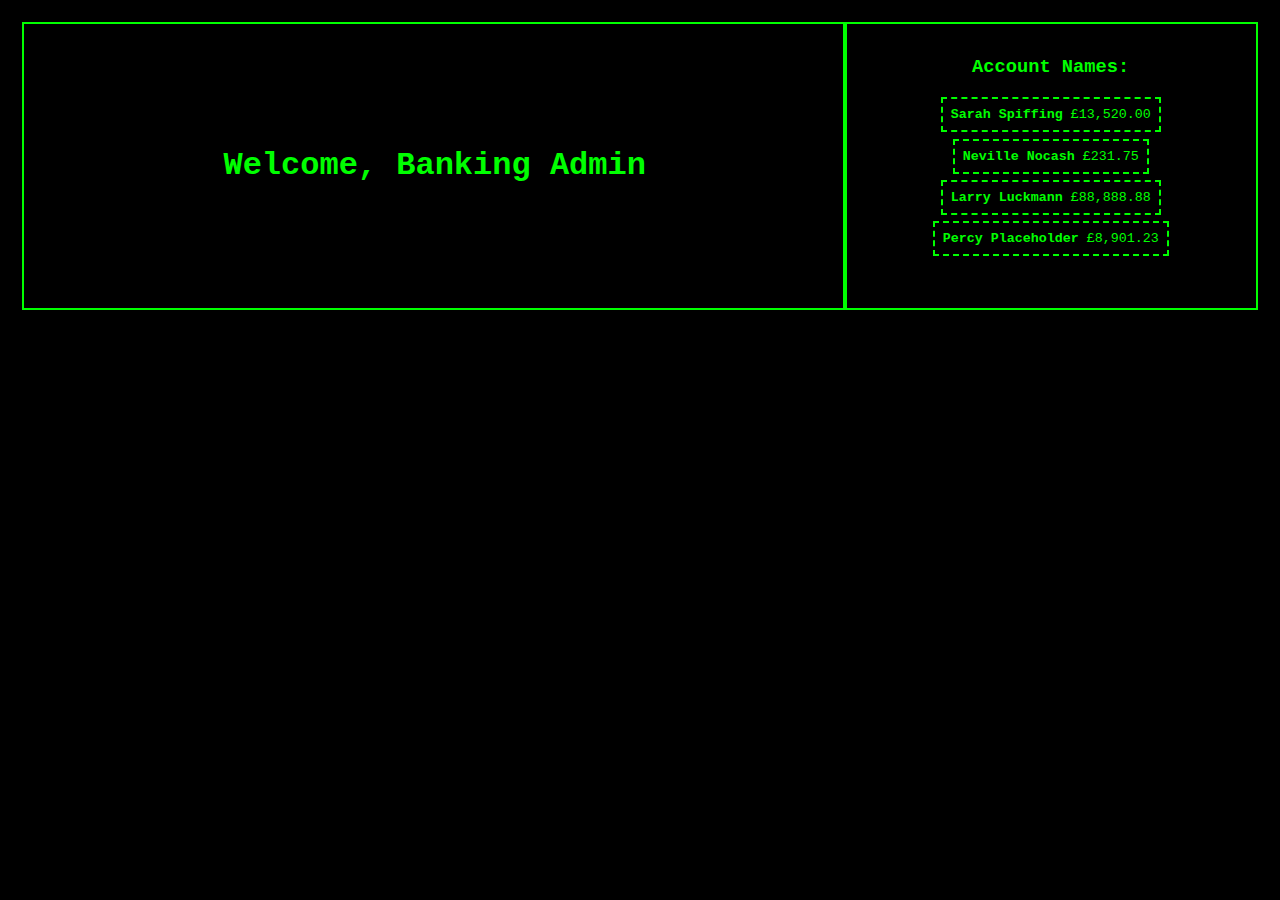
<file: BankingApp/index.html>
<!DOCTYPE html>
<html lang="en">
<head>
    <meta charset="UTF-8">
    <meta name="viewport" content="width=device-width, initial-scale=1.0">
    <title>Banking Admin</title>
    <link rel="stylesheet" href="styles.css">
</head>
<body>
    <div class="grid">
        <div class="main-panel outline">
            <h1>Welcome, Banking Admin</h1>
        </div>
        <div id="all-accounts" class="outline">
            <h3>Account Names:</h3>
            
        </div>
        <div id="account-viewer" class="outline">
            <h3 id="account-name-number">ACCOUNT NAME / ACCOUNT NUMBER</h3>
            <h4 id="account-balance">BALANCE</h4>
            <div class="account-actions">
                <div class="withdraw">
                    <input type="number"><button onclick="withdraw(this)">WITHDRAW</button>
                </div>
                <div class="deposit">
                    <input type="number"><button onclick="deposit(this)">DEPOSIT</button>
                </div>
            </div>
        </div>
    </div>

    <script type="module" src="index.js"></script>
</body>
</html>
</file>
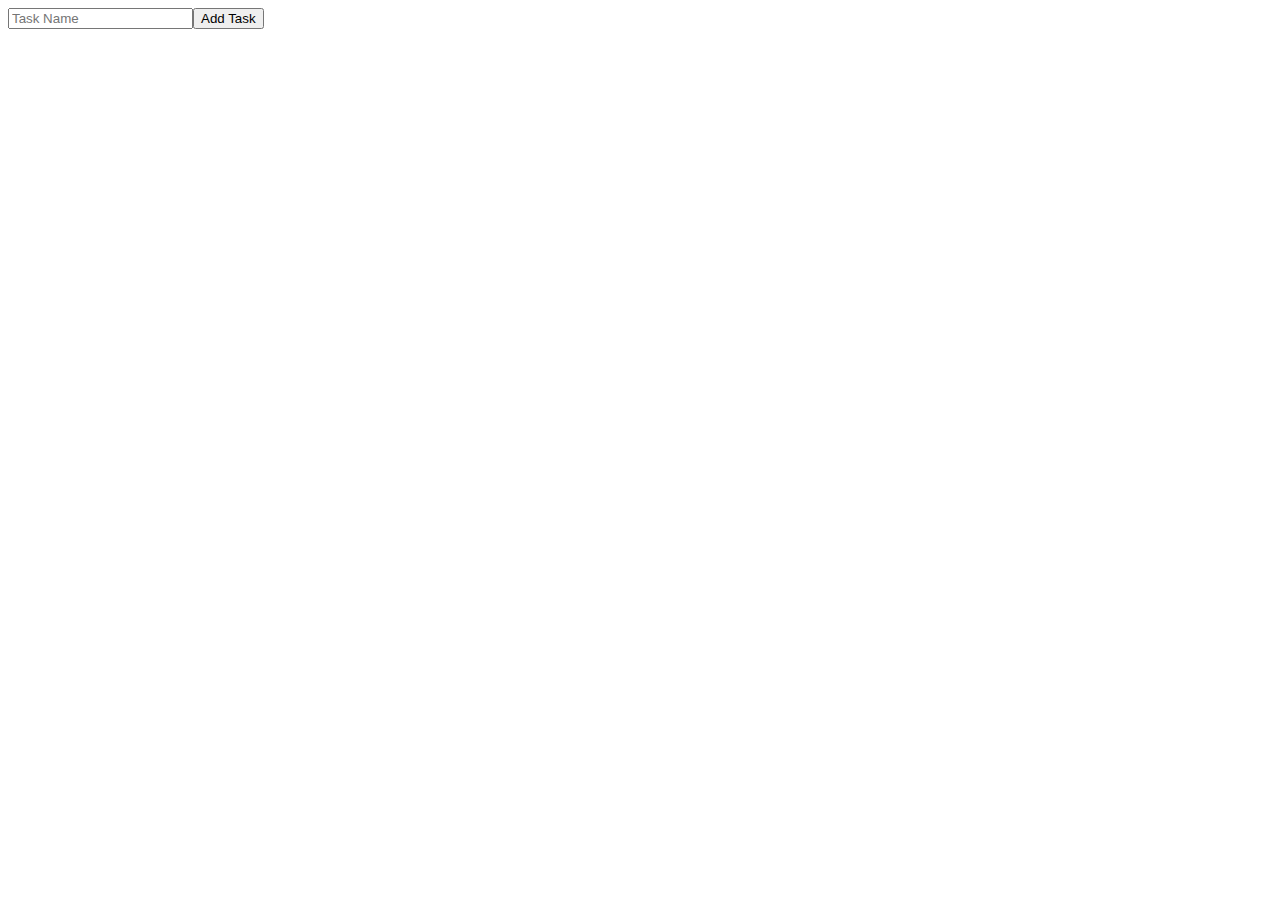
<file: BasicTodoList/index.html>
<!DOCTYPE html>
<html lang="en">
<head>
    <meta charset="UTF-8">
    <meta name="viewport" content="width=device-width, initial-scale=1.0">
    <title>Todo List</title>
    <link rel="stylesheet" href="styles.css">
</head>
<body>
    <input type="text" class="task-name" placeholder="Task Name"><button id="add-task">Add Task</button>
    <div class="task-display">

    </div>
    <script src="script.js"></script>
</body>
</html>
</file>
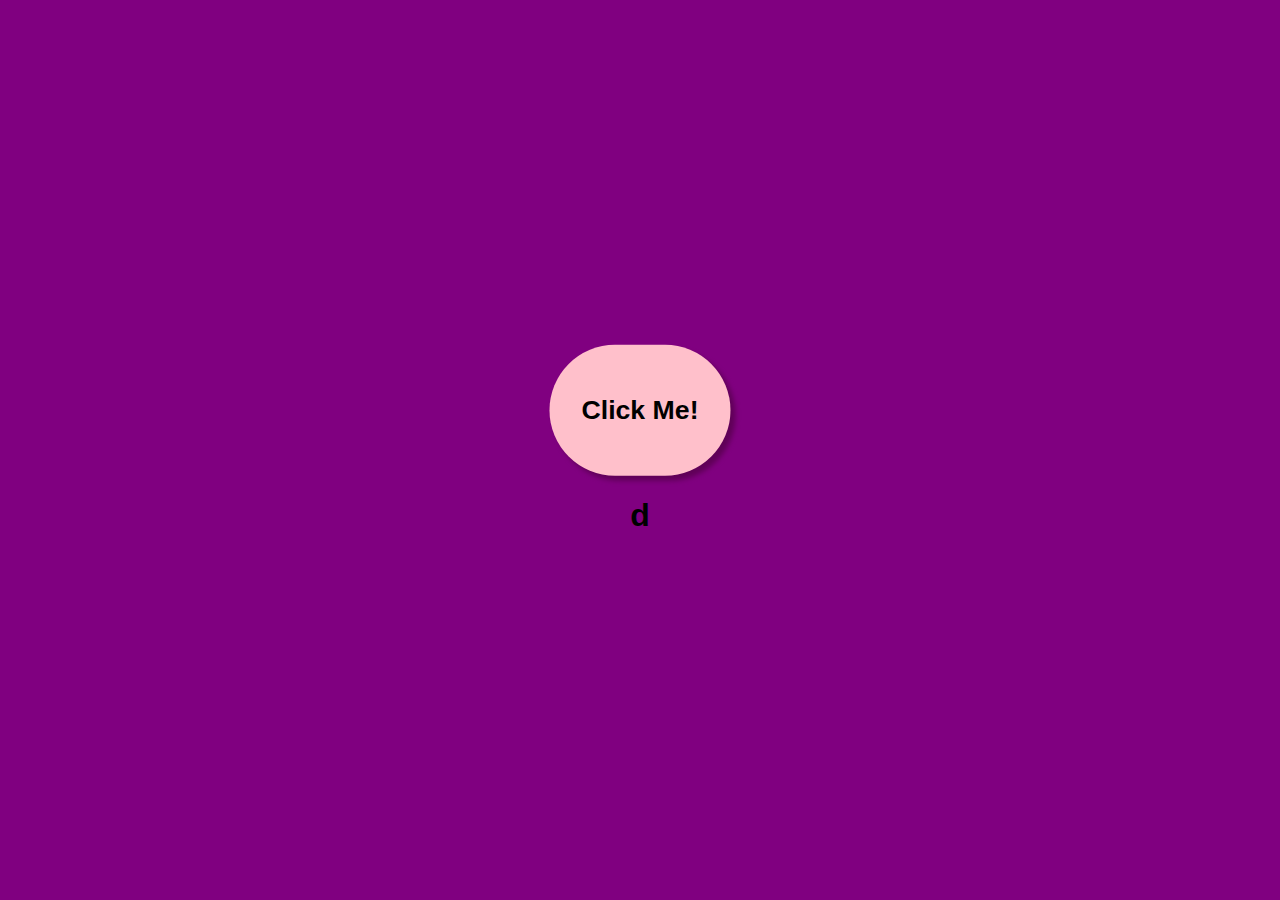
<file: ClickerCounter/index.html>
<!DOCTYPE html>
<html lang="en">
<head>
    <meta charset="UTF-8">
    <meta name="viewport" content="width=device-width, initial-scale=1.0">
    <title>Document</title>
    <style>

body {
    margin: 0;
    padding: 0;
    height: 100vh;
    width: 100vw;
    background-color: purple;
    position: relative;
    text-align: center;
    font-family: sans-serif;
}

.center {
    position: absolute;
    top: 50%;
    left: 50%;
    transform: translate(-50%, -50%);
}

button {

    background-color: pink;
    border: none;
    border-radius: 5rem;
    padding: 2rem;
    box-shadow: 5px 5px 5px rgb(96, 0, 88);
}

button:hover {
    background-color: palevioletred;
    cursor: pointer;
}

button:active {
    background-color: purple;
}

#cpm {
    color: white;
}

    </style>
</head>
<body>
    <div class="center">
        <button id="button-container" onclick="increaseButtonCount();">
            <h1 id="click-message">Click Me!</h1>
        </button>
        <h1 id="clicks-per-second">d</h1>
    </div>


    

    
    <script src="index.js"></script>
</body>
</html>
</file>
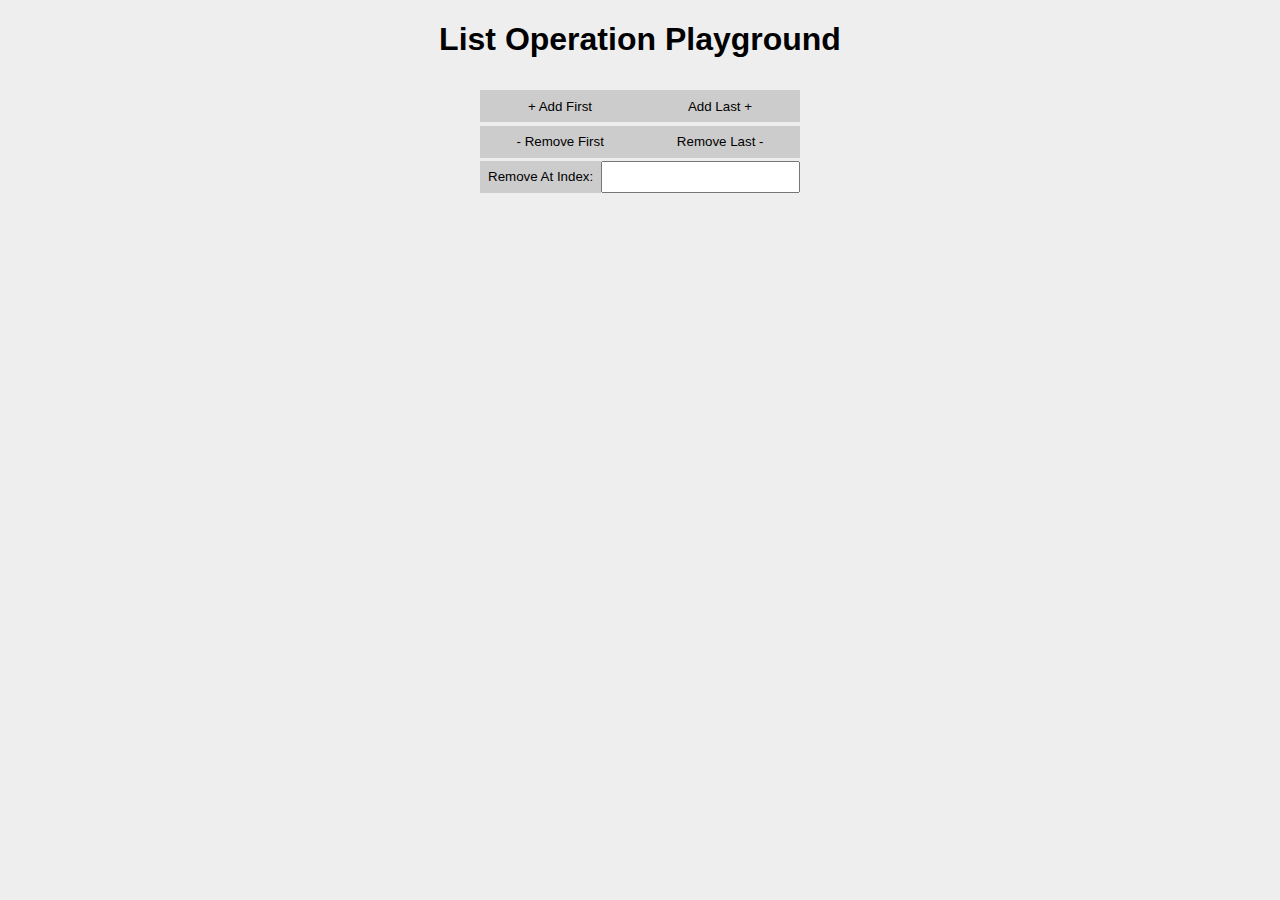
<file: ListOperations/index.html>
<!DOCTYPE html>
<html lang="en">
<head>
    <meta charset="UTF-8">
    <meta name="viewport" content="width=device-width, initial-scale=1.0">
    <title>List Operations</title>
    <link rel="stylesheet" href="styles.css">
</head>
<body>

    <h1>List Operation Playground</h1>

    <!--
        push ""
        pop
        shift
        unshift ""
    
        splice "index"

        displayArray()

    -->

    <div class="controls">
        <div class="add-row">
            <button class="grow-1" onclick="addFirst()">+ Add First</button><button class="grow-1" onclick="addLast()">Add Last +</button>
        </div>
        <div class="remove-row">
            <button class="grow-1" onclick="removeFirst()">- Remove First</button><button class="grow-1" onclick="removeLast()">Remove Last -</button>
        </div>
        <div class="remove-index">
            <button onclick="removeIndex()">Remove At Index:</button><input class="grow-1 index-remove" type="number">
        </div>
    </div>

    <div class="array-elements">

    </div>
    <script src="index.js"></script>
</body>
</html>
</file>
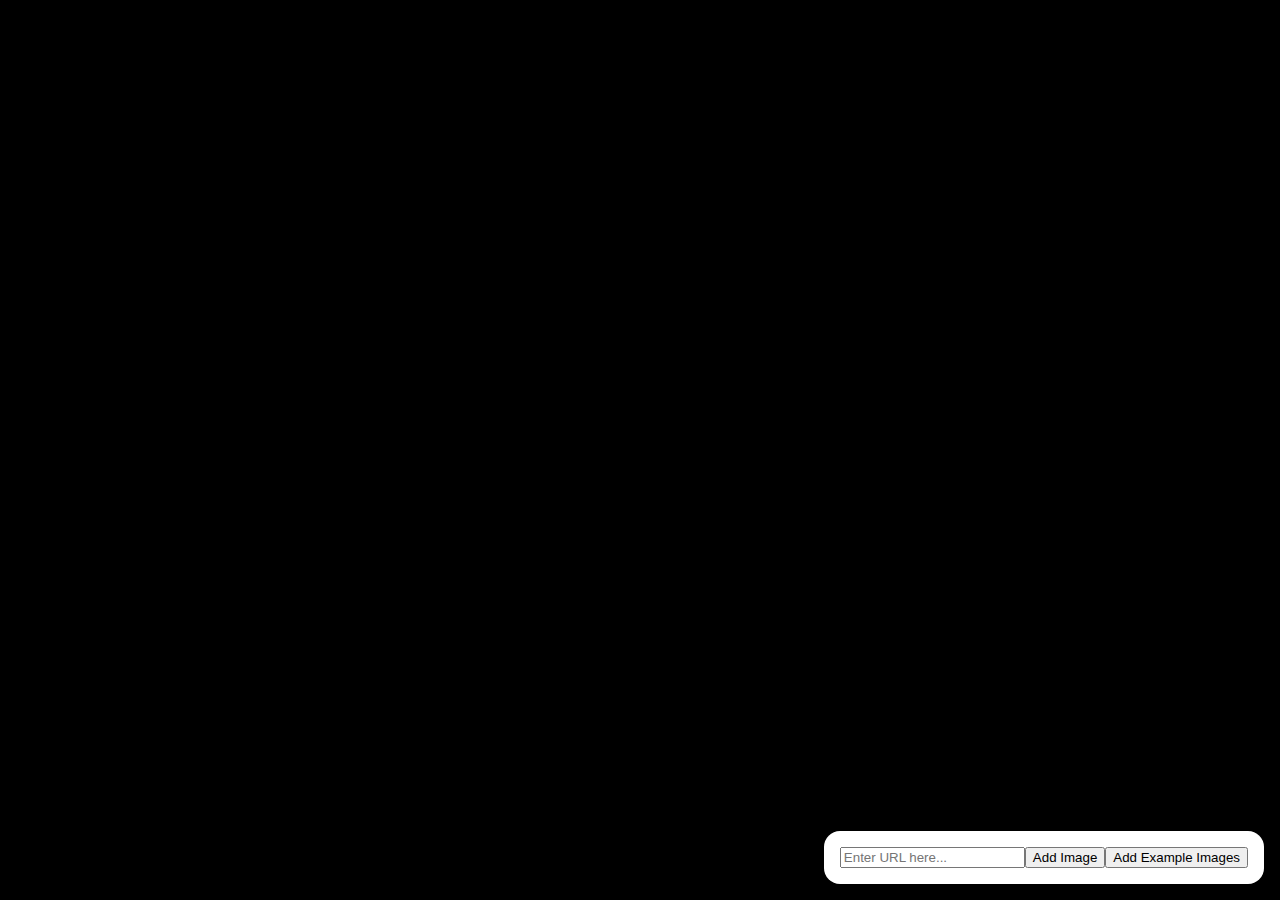
<file: ResponsiveImageGallery/index.html>
<!DOCTYPE html>
    <html lang="en">
    <head>
        <meta charset="UTF-8">
        <meta name="viewport" content="width=device-width, initial-scale=1.0">
        <title>Document</title>
        <link rel="stylesheet" href="styles.css">
    </head>
    <body>
        <div class="input-area">
            <input id="url-input" type="text" placeholder="Enter URL here..."><button id="add-image-button">Add Image</button><button id="add-examples-button">Add Example Images</button>
        </div>
        <div id="image-display">
            
        </div>
        <script src="script.js"></script>
    </body>
    </html>
</file>
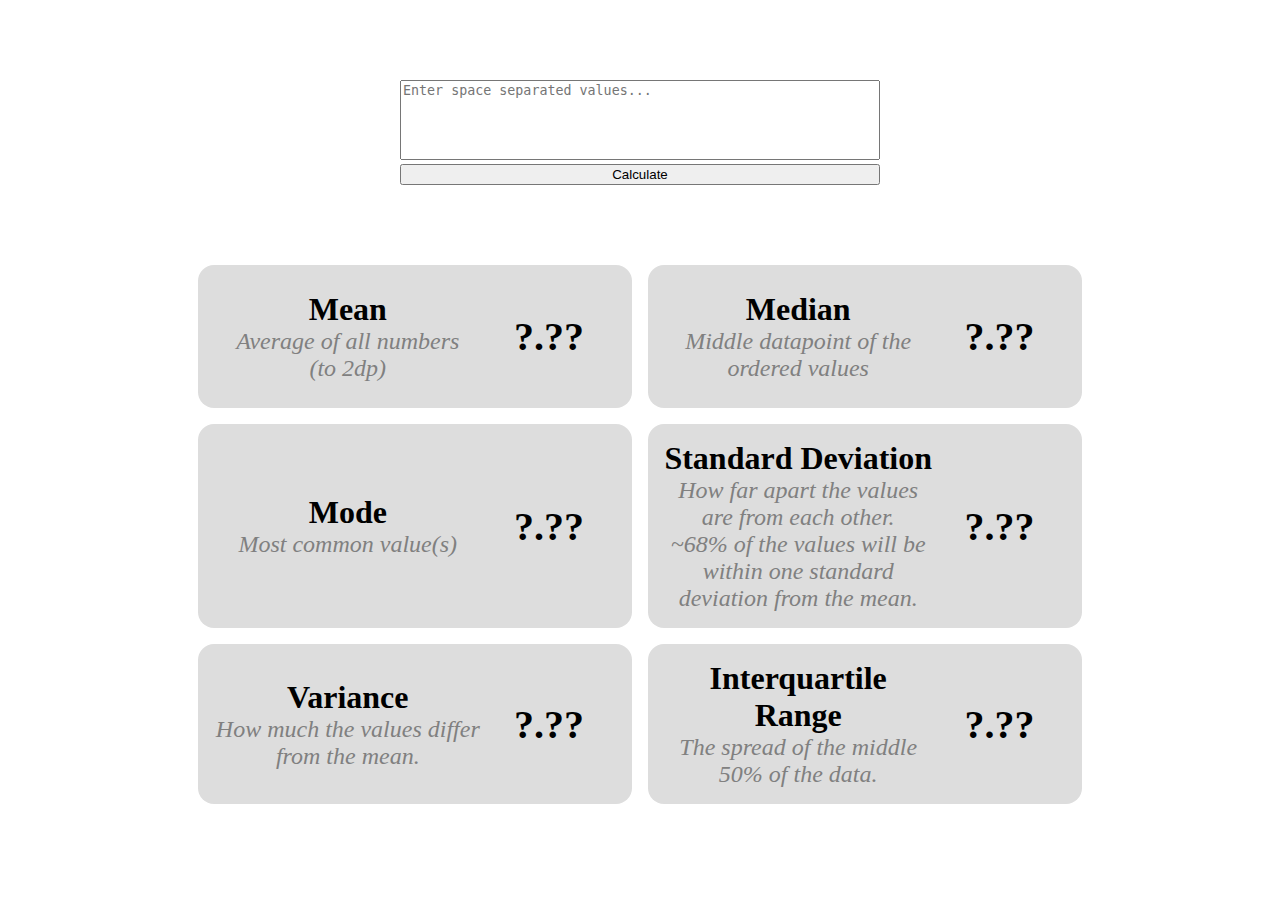
<file: Statistics/index.html>
<!DOCTYPE html>
<html lang="en">
<head>
    <meta charset="UTF-8">
    <meta name="viewport" content="width=device-width, initial-scale=1.0">
    <title>Statistics</title>
    <link rel="preconnect" href="https://fonts.googleapis.com">
    <link rel="preconnect" href="https://fonts.gstatic.com" crossorigin>
    <link href="https://fonts.googleapis.com/css2?family=EB+Garamond:ital,wght@0,400..800;1,400..800&display=swap" rel="stylesheet">
    <link rel="stylesheet" href="styles.css">
</head>
<body>
    <div class="input-area">
        <textarea placeholder="Enter space separated values..."></textarea>
        <button onclick="calculateValues()">Calculate</button>
    </div>

    <div class="operation-grid">

        <div class="operation mean">
    
            <div class="definition">
                <h1>Mean</h1>
                <h2>Average of all numbers (to&nbsp;2dp)</h2>
            </div>
            <div class="value">
                <h1>?.??</h1>
            </div>
    
        </div>
    
        <div class="operation median">
            
            <div class="definition">
                <h1>Median</h1>
                <h2>Middle datapoint of the ordered values</h2>
            </div>
            <div class="value">
                <h1>?.??</h1>
            </div>
    
        </div>
    
        <div class="operation mode">
            
            <div class="definition">
                <h1>Mode</h1>
                <h2>Most common value(s)</h2>
            </div>
            <div class="value">
                <h1>?.??</h1>
            </div>
        </div>

        <div class="operation std-dev">
            
            <div class="definition">
                <h1>Standard Deviation</h1>
                <h2>How far apart the values are from each other.<br>~68% of the values will be within one standard deviation from the mean.</h2>
            </div>
            <div class="value">
                <h1>?.??</h1>
            </div>
        </div>

        <div class="operation variance">
            
            <div class="definition">
                <h1>Variance</h1>
                <h2>How much the values differ from the mean.</h2>
            </div>
            <div class="value">
                <h1>?.??</h1>
            </div>
        </div>

        <div class="operation iqr">
            
            <div class="definition">
                <h1>Interquartile Range</h1>
                <h2>The spread of the middle 50% of the data.</h2>
            </div>
            <div class="value">
                <h1>?.??</h1>
            </div>
        </div>



    </div>
    <script src="index.js"></script>
</body>
</html>
</file>
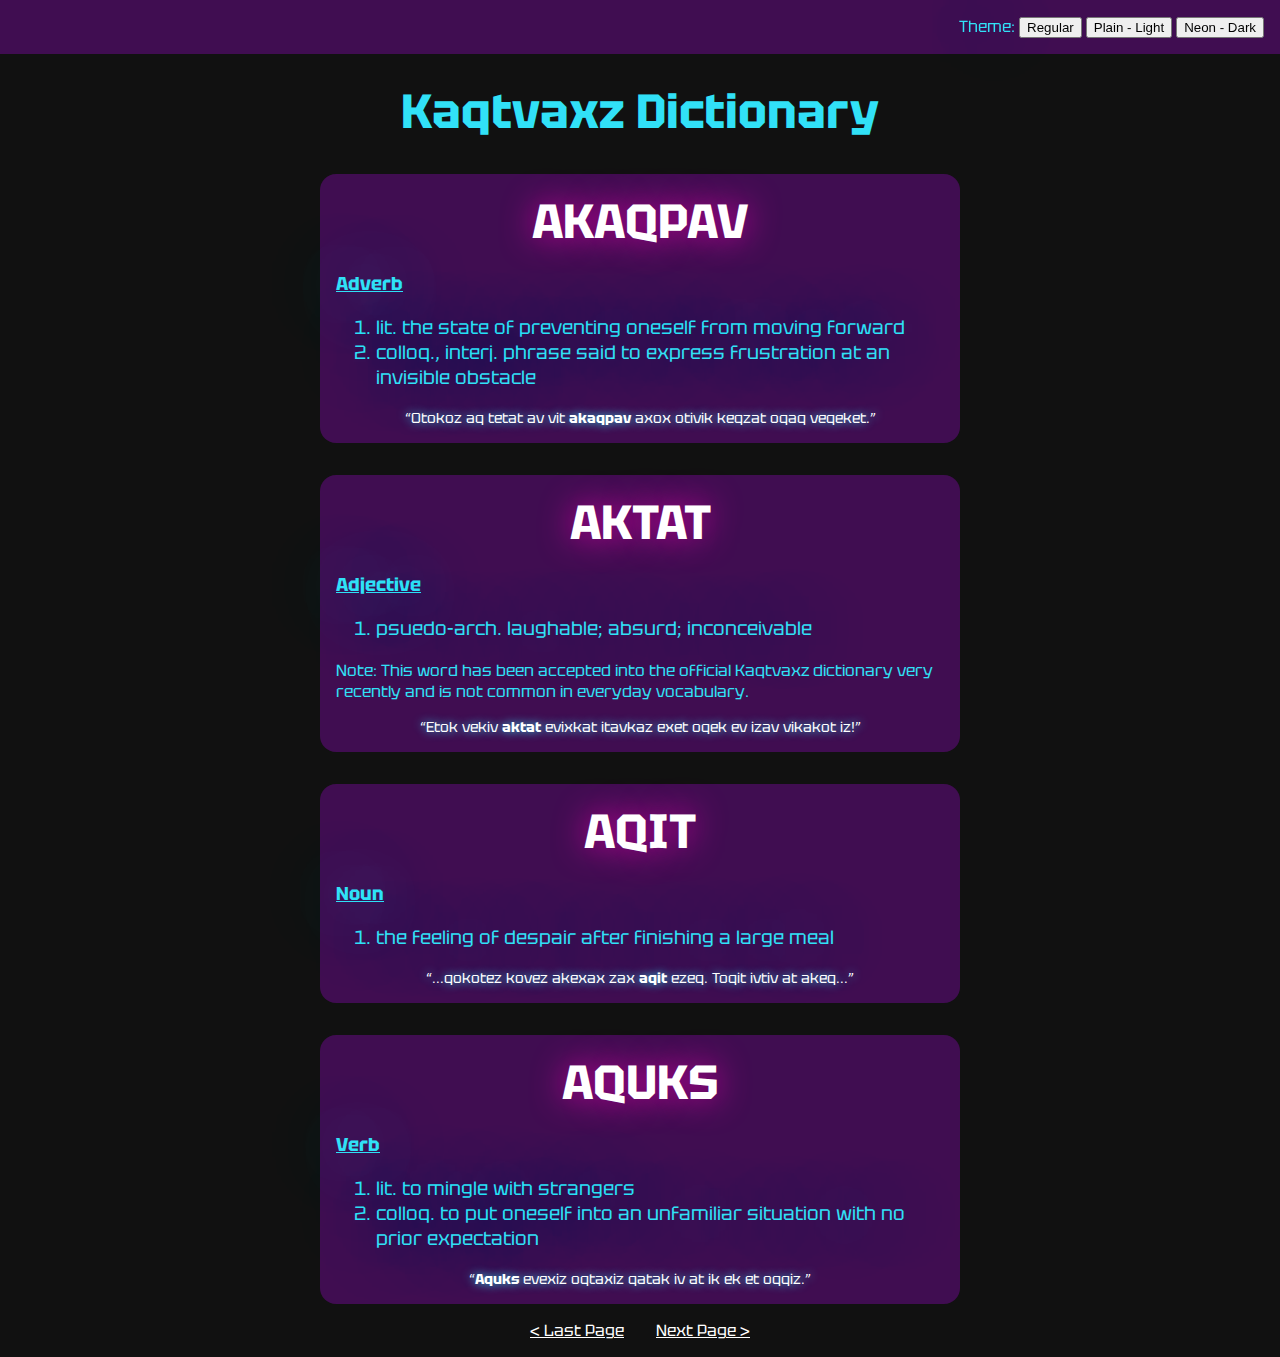
<file: WebsiteThemeController/index.html>
<!DOCTYPE html>
<html lang="en">
<head>
    <meta charset="UTF-8">
    <meta name="viewport" content="width=device-width, initial-scale=1.0">
    <title>Kaqtvaxz Dictionary - Page 1</title>
    <link rel="preconnect" href="https://fonts.googleapis.com">
    <link rel="preconnect" href="https://fonts.gstatic.com" crossorigin>
    <link href="https://fonts.googleapis.com/css2?family=Tektur:wght@400..900&display=swap" rel="stylesheet">
    <link rel="stylesheet" href="styles.css">
</head>
<body class="neon-theme">

    <header>
        <ul>
            <li>Theme:</li>
            <li><button onclick="switchTheme('regular-theme')">Regular</button></li>
            <li><button onclick="switchTheme('plain-theme')">Plain - Light</button></li>
            <li><button onclick="switchTheme('neon-theme')">Neon - Dark</button></li>
        </ul>
    </header>

    <div class="dictionary-entry-container">
        
        <h1>Kaqtvaxz Dictionary</h1>
        
        <div class="dictionary-entry">
            <div class="meaning">
                <h2 class="word">akaqpav</h2>
                <h3 class="definition"><span>Adverb</span></h3>
                <ol>
                    <li><span>lit.</span> the state of preventing oneself from moving forward</li>
                    <li><span>colloq., interj.</span> phrase said to express frustration at an invisible obstacle </li>
                </ol>
            </div>
            <div class="examples">
                <q>Otokoz aq tetat av vit <b>akaqpav</b> axox otivik keqzat oqaq veqeket.</q>
            </div>
        </div>
        <hr>
        
        <div class="dictionary-entry">
            <div class="meaning">
                <h2 class="word">aktat</h2>
                <h3 class="definition"><span>Adjective</span></h3>
                <ol>
                    <li><span>psuedo-arch.</span> laughable; absurd; inconceivable</li>
                </ol>
                <p class="definition-note">Note:&nbsp;This word has been accepted into the official Kaqtvaxz dictionary very recently and is not common in everyday vocabulary.</p>
            </div>
            <div class="examples">
                <q>Etok vekiv <b>aktat</b> evixkat itavkaz exet oqek ev izav vikakot iz!</q>
            </div>
        </div>
        <hr>
        <div class="dictionary-entry">
            <div class="meaning">
                <h2 class="word">aqit</h2>
                <h3 class="definition"><span>Noun</span></h3>
                <ol>
                    <li>the feeling of despair after finishing a large meal</li>
                </ol>
            </div>
            <div class="examples">
                <q>...qokotez kovez akexax zax <b>aqit</b> ezeq. Toqit ivtiv at akeq...</q>
            </div>
        </div>
        <hr>
        <div class="dictionary-entry">
            <div class="meaning">
                <h2 class="word">aquks</h2>
                <h3 class="definition"><span>Verb</span></h3>
                <ol>
                    <li><span>lit.</span> to mingle with strangers</li>
                    <li><span>colloq.</span> to put oneself into an unfamiliar situation with no prior expectation</li>
                </ol>
            </div>
            <div class="examples">
                <q><b>Aquks</b> evexiz oqtaxiz qatak iv at ik ek et oqqiz.</q>
            </div>
        </div>
        <hr>
    </div>
    
    <div class="navigation-container">
        <a class="navigation last-page" href="#">&lt; Last Page</a>
        <a class="navigation next-page" href="#">Next Page &gt;</a>
    </div>

    <script src="script.js"></script>
</body>
</html>
</file>
<file: BankingApp/styles.css>
body {
    background: black;
    color: lime;
    font-family: 'Courier New', Courier, monospace;
}

h1, h2, h3, h4, p {
    margin: 0;
}

/* Main panel */

.grid {
    width: 100%;
    display: grid;
    grid-template-columns: 2fr 1fr;
    grid-template-rows: 1fr 1fr;
    padding: 1rem;
    box-sizing: border-box;
    border-collapse: collapse;
}

.main-panel {
    width: 100%;
    height: 100%;
    padding: 1rem;

    box-sizing: border-box;


    display: flex;
    flex-direction: column;
    text-align: center;
    justify-content: space-around;
    align-items: center;
    



}

.outline {
    outline: lime 2px solid;
}

input {
    background: none;
    border: lime 2px solid;
    color: lime;
    font-family: 'Courier New', Courier, monospace;
    padding: 0.5rem;
}

input:focus {
    outline: none;
}

input::placeholder {
    color: lime;
    font-family: 'Courier New', Courier, monospace;
}

button, button:active {
    padding: 0.5rem;
    margin: 0.2rem;
    background-color: black;
    color: lime;
    font-family:'Courier New', Courier, monospace;
    border: 2px lime dashed;
}

button:hover {
    background-color: lime;
    color: black;
    cursor: pointer;
}


#all-accounts {
    display: flex;

    height: 100%;

    padding: 2rem;
    box-sizing: border-box;

    justify-content: center;
    align-items: center;
    flex-direction: column;
}

#all-accounts ul {
    text-align: center;
}

#account-viewer {

    display: none;

    grid-row-start: 2;
    grid-row-end: 4;
    grid-column-start: span 3;

    text-align: center;

    padding: 2rem;
}

#account-viewer h3 {
    font-size: 1.5rem;
}

#account-viewer h4 {
    font-size: 3rem;
}
</file>
<file: BasicTodoList/styles.css>
h3 {
    margin: 0.5rem 0;
}

.task-display {
    width: max-content;
}

.task {
    display: flex;
    width: 100%;
    border-bottom: 1px solid black;
}
</file>
<file: ListOperations/styles.css>
body, button {
    font-family: 'Gill Sans', 'Gill Sans MT', Calibri, 'Trebuchet MS', sans-serif;
    background-color: #EEE;
}

button {
    border: none;
    background-color: #CCC;
}

button:hover {
    background-color: #AAA;
    cursor: pointer;
}

h1 {
    text-align: center;
}

.controls {
    display: flex;
    flex-direction: column;
    gap: 0.2rem;
    width: 20rem;
    margin: 2rem auto;
}

.controls div {
    display: flex;
    width: 100%;
    height: 2rem;
}

input {
    width: 5rem;
}

.controls button {
    padding: 0.5rem;
    margin: 0;
}

.grow-1 {
    flex-grow: 1;
}

.array-elements {
    display: flex;
    flex-wrap:wrap
}

.number-overlay {
    margin: 0;
    position: absolute;
    bottom: 0;
    left: 50%;
    font-size: 3rem;
    color: #000000;
    transform: translate(-50%, 0);
}


.array-elements div {
    position: relative;
}

.number-container {
    height: max-content;
}

p {
    margin: 0;
}
</file>
<file: ResponsiveImageGallery/styles.css>
body {
    margin: 0;
    background-color: black;
}

#url-input {

}

.input-area {
    position: fixed;
    bottom: 1rem;
    right: 1rem;

    padding: 1rem;
    background-color: white;
    border-radius: 1rem;
    box-shadow: 0 0 5rem black;
    z-index: 3;
}

#add-image-button {

}

#image-display {
    width: 100vw;
    height: 100vh;
    padding: 1rem;
    display: grid;
    gap: 0.5rem;
    box-sizing: border-box;
    margin: 0;
    aspect-ratio: 1;
    grid-template-columns: repeat(auto-fill, minmax(200px, 1fr));
    grid-template-rows: repeat(auto-fill, minmax(200px, 1fr));
}

.image-container {
    position: relative;
}

.image {
    width: 100%;
    height: 100%;
    object-fit: cover;
    border-radius: 1rem;
}

.remove-button {

    position: absolute;
    
    bottom: 1rem;
    left: 50%;
    transform: translate(-50%, 0);
    
    width: max-content;
    
    padding: 1rem;
    
    background-color: red;
    border: none;
    border-radius: 1rem;
    color: white;
    
    z-index: 2;


    opacity: 0;
    transition: opacity 0.1s;
}

.remove-button:hover {
    background-color: rgb(129, 0, 0);
    cursor: pointer;
}

.hidden {
    opacity: 0;
    transition: opacity 0.2s;
}
</file>
<file: Statistics/styles.css>
body {
    font-family: "Garamond", 'Times New Roman', Times, serif;
}

h1, h2, h3, p {
    margin: 0;
}

.value {
    padding: 2rem;
}

.value h1 {
    font-size: 2.5rem;
}

.input-area {
    width: 30rem;
    margin: 5rem auto;
}

.input-area textarea {
    width: 100%;
    height: 5rem;
    margin: 0 auto;
    resize: none;
    box-sizing: border-box;
}

.input-area button {
    margin: 0;
    width: 100%;
}

.operation {
    display: flex;
    justify-content: center;
    align-items: center;
    background-color: #ddd;
    padding: 1rem;
    border-radius: 1rem;
}

.definition {
    text-align: center;
    flex-grow: 1;
}

h2 {
    color: grey;
    font-style: italic;
    font-weight: 400;
}

.operation-grid {
    margin: auto;
    width: min(80vw, 70%);
    display: grid;
    flex-direction: column;
    gap: 1rem;
    grid-template-columns: 1fr 1fr;
}
</file>
<file: WebsiteThemeController/styles.css>
:root {
    --regular-1: #EFEEEA;
    --regular-2: #FE7743;
    --regular-3: #273F4F;
    --regular-4: #000000;

    --neon-0: white;
    --neon-1: #31E1F7;
    --neon-2: #FF7777;
    --neon-3: #D800A6;
    --neon-4: #400D51;
    --neon-5: #111;
}

/* Theme Independent */

body {
    margin: 0;
}

header {
    display: flex;
    justify-content: right;
    width: 100%;

    position: fixed;
    top: 0;
}

body.neon-theme, body.regular-theme {
    padding-top: 5rem;
}

body.plain-theme {
    padding-top: 0;
}

.regular-theme header {
    background-color: var(--regular-1);
}

.neon-theme header {
    background-color: var(--neon-4);
}

.plain-theme header {
    background-color: #00000000;
}

header ul {
    padding: 0 1rem;
}

header li {
    display: inline;
}

/* Regular theme */
body.regular-theme {

    background-color: var(--regular-3);
    font-family: 'Gill Sans', 'Gill Sans MT', Calibri, 'Trebuchet MS', sans-serif;
}

.regular-theme .dictionary-entry-container {
    background-color: var(--regular-1);
    color: var(--regular-4);
    padding: 1rem;
    margin: 1.5rem auto;
    border-radius: 1rem;
}

.regular-theme h1 {
    font-size: 3rem;
    text-decoration: underline 3px;
}

.regular-theme h2 {
    background-color: var(--regular-3);
    width: max-content;
    padding: 0.5rem;
    border-radius: 0.2rem;

    color: var(--regular-1);
    text-transform: capitalize;
    font-size: 2rem;
    margin: 1rem 0;
}

.regular-theme h3 {
    color: var(--regular-2);
}

.regular-theme .definition-note {
    font-style: italic;
    color: grey;
}

.regular-theme h1 {
    text-align: center;
}

.regular-theme .navigation {
    display: block;
    width: max-content;
    background-color: var(--regular-2);
    color: var(--regular-1);
    padding: 0.5rem;
    margin: 1rem;
}

.regular-theme .last-page {
    float: left;
}

.regular-theme .next-page {
    float: right;
}

.regular-theme .dictionary-entry {
    display: flex;
    gap: 4rem;
}

.regular-theme .examples {
    align-self: center;
    justify-self: center;
    font-style: italic;
    color: var(--regular-3);
}

.regular-theme li span {
    font-style: italic;
    color: var(--regular-3);
    font-size: 0.9rem;
}



.regular-theme .dictionary-entry {
    border-bottom: 1px black solid;
    padding: 1rem;
}

.regular-theme .meaning {
    width: 20rem;
    flex-grow: 1;
}

.regular-theme .examples {
    width: 10rem;
    font-size: 1.2rem;
}

.regular-theme .examples {
    padding-left: 1rem;
    border-left: solid 1px black;
}

.dictionary-entry-container {
    display: flex;
    flex-direction: column;
    width: 40rem;
    margin: auto;
    justify-content: center;
}

/* Plain theme */

body.plain-theme {
    background-color: white;
    font-family: Cambria, Cochin, Georgia, Times, 'Times New Roman', serif
}

.plain-theme .dictionary-entry-container {
    gap: 1rem;
}

.plain-theme .examples {
    font-size: 0.9rem;
    width: auto;
}

.plain-theme .dictionary-entry {
    margin: 0.8rem 0;
}

.plain-theme .word {
    font-size: 2rem;
}

.plain-theme h2, .plain-theme h3{
    margin: 0;
}

.plain-theme ol {
    margin: 1rem;
}

.plain-theme .definition-note {
    font-style: italic;
}

.plain-theme h1 {
    font-size: 3rem;
}

.plain-theme li span {
    text-decoration: underline;
}

.plain-theme .navigation-container {
    margin: 2rem;
    display: flex;
    justify-content: center;
    gap: 1rem;
}

.plain-theme hr {
    display: none;
}

/* Neon theme */

body.neon-theme {
    background-color: var(--neon-5);
    color: var(--neon-1);
    font-family: "Tektur", sans-serif;
}

.neon-theme hr {
    display: none;
}

.neon-theme .dictionary-entry-container {
    gap: 2rem;
}

.neon-theme .dictionary-entry {
    background-color: var(--neon-4);
    border-radius: 1rem;
    padding: 1rem;
}

.neon-theme h1 {
    font-size: 3rem;
    text-align: center;
    margin: 0;
}

.neon-theme h2 {
    color: var(--neon-0);
    text-shadow: 0rem 0rem 2rem var(--neon-3);
    text-transform: uppercase;
    font-size: 3rem;
    margin: 0;
    text-align: center;
}

.neon-theme li, .neon-theme .definition {
    text-shadow: 0rem 0rem 5rem var(--neon-1);
}

.neon-theme .definition {
    text-decoration: underline;
}

.neon-theme ol {
    font-size: 1.2rem;
}

.neon-theme .examples {
    color: var(--neon-0);
    text-shadow: 0 0 10px var(--neon-1);
    text-align: center;
    font-size: 0.9rem;
}

.neon-theme a {
    color: var(--neon-0);
}

.neon-theme .navigation-container {
    display: flex;
    justify-content: center;
}

.neon-theme .navigation {
    text-align: center;
    margin: 1rem;
}
</file>
